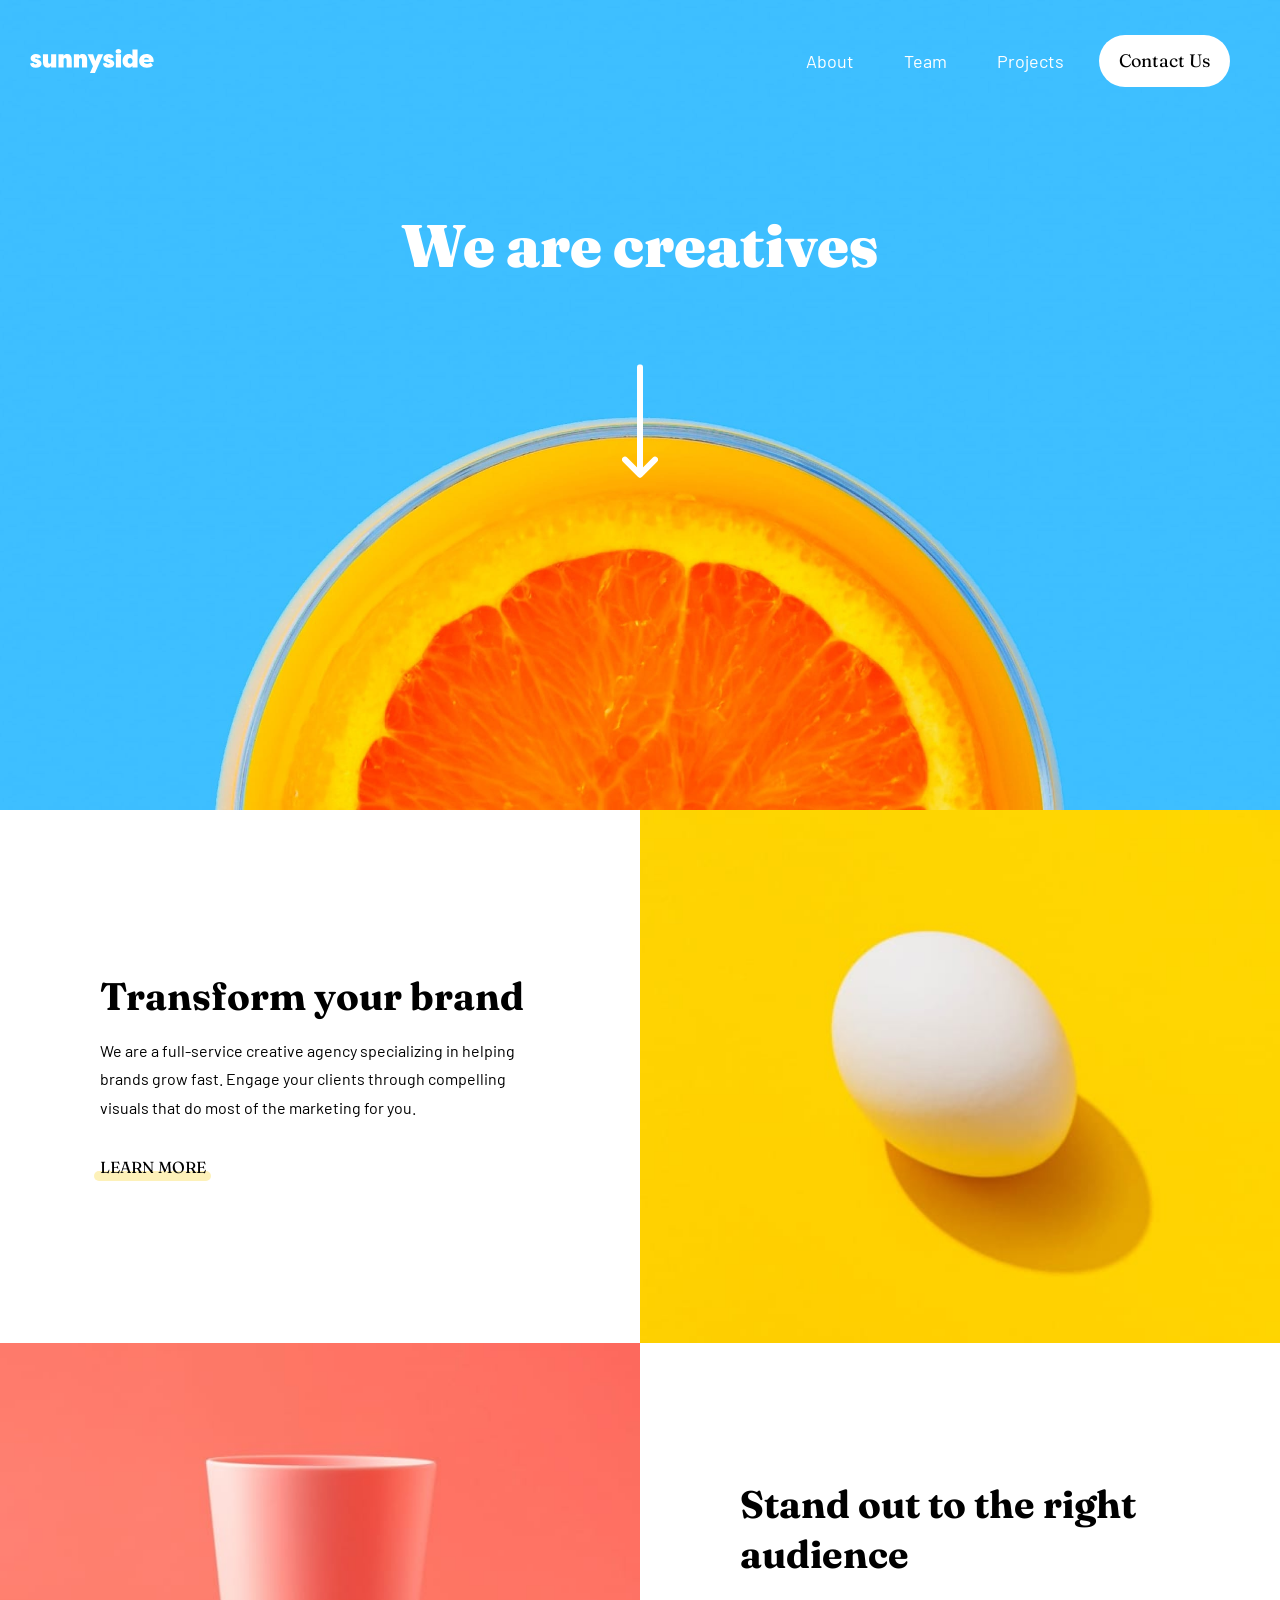
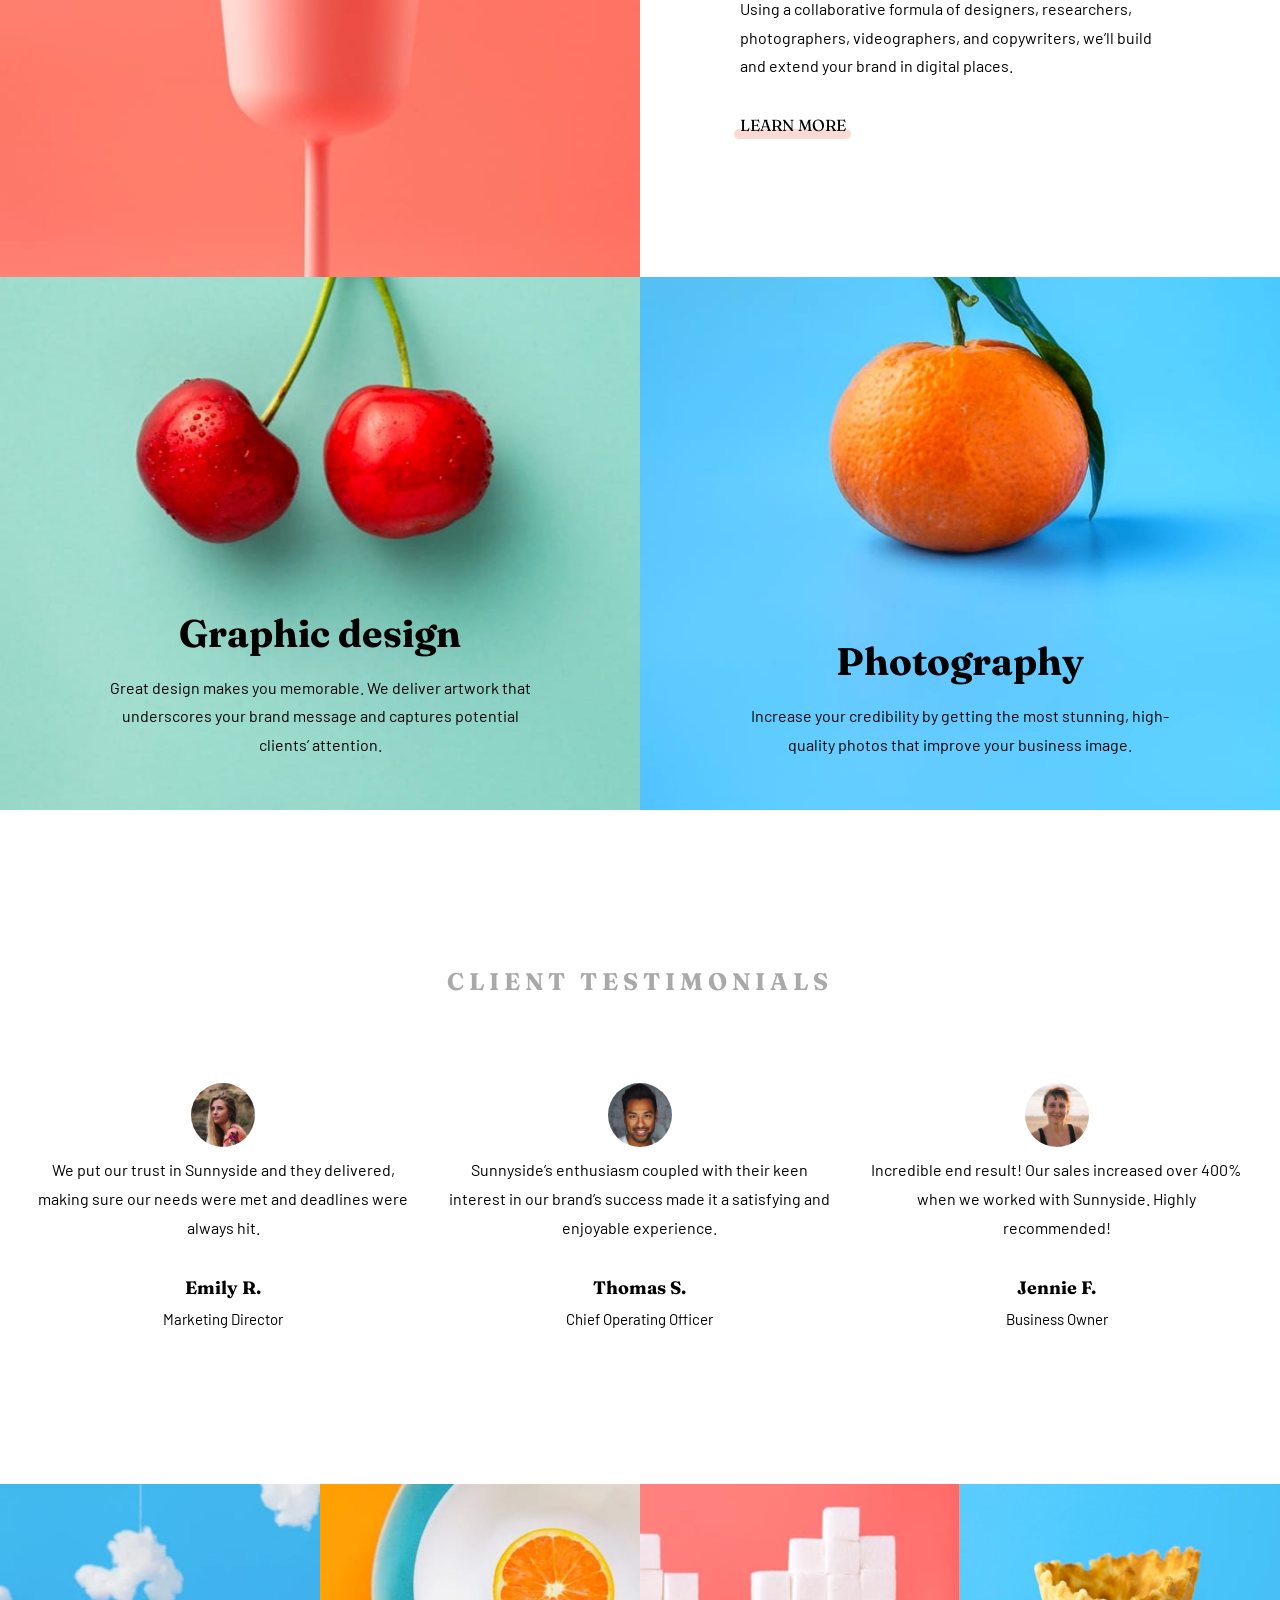
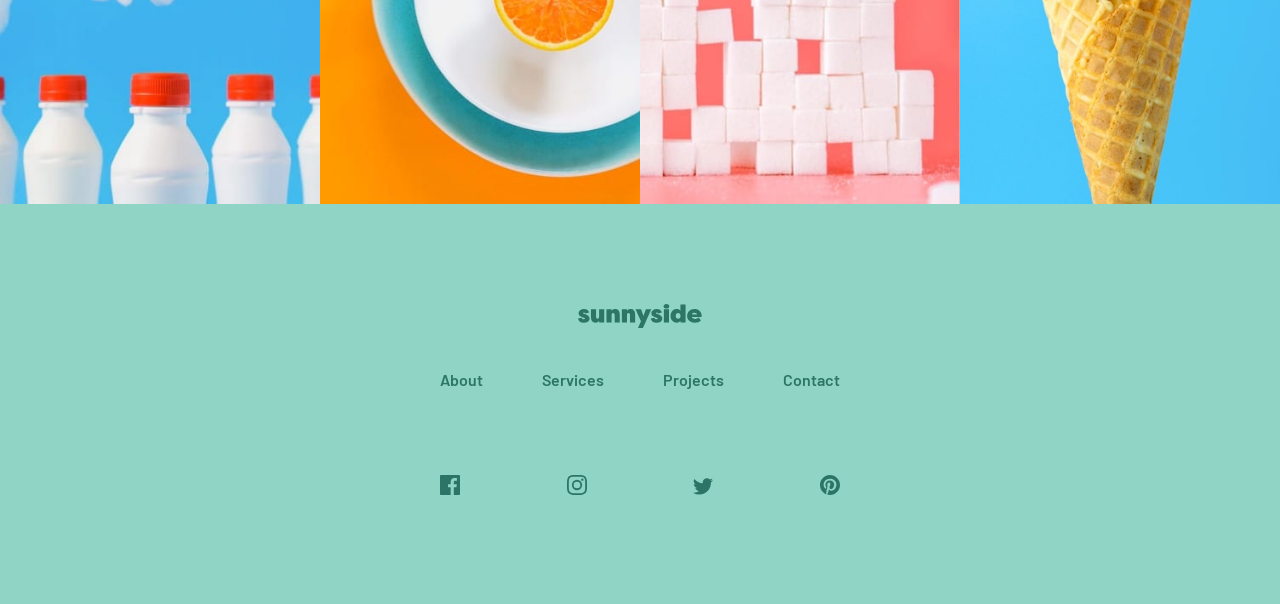
<file: sunnyside-main/index.html>
<!DOCTYPE html>
<html lang="en">
  <head>
    <meta charset="UTF-8" />
    <!-- displays site properly based on user's device -->
    <meta name="viewport" content="width=device-width, initial-scale=1.0" />
    <meta
      name="description"
      content="A project made for frontend mentor for the Js challenge."
    />

    <link
      rel="icon"
      type="image/png"
      sizes="32x32"
      href="./images/favicon-32x32.png"
    />

    <link rel="preconnect" href="https://fonts.googleapis.com" />
    <link rel="preconnect" href="https://fonts.gstatic.com" crossorigin />
    <link
      href="https://fonts.googleapis.com/css2?family=Barlow:wght@600&family=Fraunces:wght@700&display=swap"
      rel="stylesheet"
      media="print"
      onload="this.media='all'"
    />

    <link rel="stylesheet" href="css/style.css" />
    <script defer src="js/script.js"></script>
    <title>Sunnyside agency</title>
  </head>
  <body>
    <!--Header with navigation and hero text  -->
    <header class="header">
      <nav class="navigation">
        <figure class="navigation__logo">
          <img src="images/logo.svg" alt="Sunnyside logo" class="nav--img" />
        </figure>
        <ul class="navigation__list js-menu-list">
          <li class="navigation__list--item">
            <a href="About/index.html" class="navigation__list--item-link">About</a>
          </li>
          <li class="navigation__list--item">
            <a href="My-team-page-master/index.html" class="navigation__list--item-link">Team</a>
          </li>
          <li class="navigation__list--item">
            <a href="#projects" class="navigation__list--item-link">Projects</a>
          </li>
          <li class="navigation__list--item">
            <a href="contact section/index.html" class="navigation__list--item-link cta"
              >Contact Us</a
            >
          </li>
        </ul>
        <figure class="navigation__menu-icon js-menu-icon">
          <img src="images/icon-hamburger.svg" alt="Menu icon" />
        </figure>
      </nav>
      <div class="header__hero--text">
        <h1 class="heading-1">We are creatives</h1>
        <figure class="header__hero--img mt-lg">
          <img src="images/icon-arrow-down.svg" alt="icon-arrow-down." />
        </figure>
      </div>
    </header>
    <main>
      <!-- features section -->
      <section id="about" class="feature">
        <figure class="feature--image align-image">
          <img
            src="images/desktop/image-transform.jpg"
            alt="Transform your business"
            class="img-fluid"
            srcset="
              images/desktop/image-transform.jpg 577w,
              images/mobile/image-transform.jpg  576w
            "
            sizes="(min-width: 48em) 50vw , 100vw"
          />
        </figure>
        <div class="feature--text align-text">
          <h2 class="heading-2">Transform your brand</h2>
          <p class="paragraph mt-sm">
            We are a full-service creative agency specializing in helping brands
            grow fast. Engage your clients through compelling visuals that do
            most of the marketing for you.
          </p>
          <a href="#" class="feature--link mt-md yellow">LEARN MORE</a>
        </div>
        <figure class="feature--image">
          <img
            src="images/desktop/image-stand-out.jpg"
            alt="Stand out to the right audience"
            class="img-fluid"
            srcset="
              images/desktop/image-stand-out.jpg 577w,
              images/mobile/image-stand-out.jpg  576w
            "
            sizes="(min-width: 48em) 50vw , 100vw"
          />
        </figure>
        <div class="feature--text">
          <h2 class="heading-2">Stand out to the right audience</h2>
          <p class="paragraph mt-sm">
            Using a collaborative formula of designers, researchers,
            photographers, videographers, and copywriters, we’ll build and
            extend your brand in digital places.
          </p>
          <a href="#" class="feature--link mt-md pink">LEARN MORE</a>
        </div>
      </section>
      <!-- services section -->
      <section id="services" class="services">
        <div class="services__left-column">
          <div class="services--text">
            <h2 class="heading-2">Graphic design</h2>
            <p class="paragraph mt-sm">
              Great design makes you memorable. We deliver artwork that
              underscores your brand message and captures potential clients’
              attention.
            </p>
          </div>
          <figure class="services--image">
            <img
              src="images/desktop/image-graphic-design.jpg"
              alt="Stand out to the right audience"
              class="image-graphic-design"
              srcset="
                images/desktop/image-graphic-design.jpg 577w,
                images/mobile/image-graphic-design.jpg  576w
              "
              sizes="(min-width: 48em) 50vw , 100vw"
            />
          </figure>
        </div>
        <div class="services__right-column">
          <div class="services--text">
            <h2 class="heading-2">Photography</h2>
            <p class="paragraph mt-sm">
              Increase your credibility by getting the most stunning,
              high-quality photos that improve your business image.
            </p>
          </div>
          <figure class="services--image">
            <img
              src="images/desktop/image-photography.jpg"
              alt="image-photography"
              class="img-fluid"
              srcset="
                images/desktop/image-photography.jpg 577w,
                images/mobile/image-photography.jpg  576w
              "
              sizes="(min-width: 48em) 50vw , 100vw"
            />
          </figure>
        </div>
      </section>
      <!-- Testimonial section -->
      <section class="testimonial">
        <h3 class="heading-3">Client testimonials</h3>
        <div class="testimonial--container mt-lg">
          <div class="testimonial--wrapper">
            <figure class="testimonial--img">
              <img src="images/image-emily.jpg" alt="image-emily" />
            </figure>
            <p class="paragraph">
              We put our trust in Sunnyside and they delivered, making sure our
              needs were met and deadlines were always hit.
            </p>
            <h4 class="heading-4 mt-md">Emily R.</h4>
            <span class="testimonial--person"> Marketing Director</span>
          </div>
          <div class="testimonial--wrapper">
            <figure class="testimonial--img">
              <img src="images/image-thomas.jpg" alt="image-thomas" />
            </figure>
            <p class="paragraph">
              Sunnyside’s enthusiasm coupled with their keen interest in our
              brand’s success made it a satisfying and enjoyable experience.
            </p>
            <h4 class="heading-4 mt-md">Thomas S.</h4>
            <span class="testimonial--person"> Chief Operating Officer</span>
          </div>
          <div class="testimonial--wrapper">
            <figure class="testimonial--img">
              <img src="images/image-jennie.jpg" alt="image-jennie" />
            </figure>
            <p class="paragraph">
              Incredible end result! Our sales increased over 400% when we
              worked with Sunnyside. Highly recommended!
            </p>
            <h4 class="heading-4 mt-md">Jennie F.</h4>
            <span class="testimonial--person"> Business Owner</span>
          </div>
        </div>
      </section>
      <!-- Gallery section -->
      <section id="projects" class="gallery">
        <h2 class="scr-reader">Gallery</h2>
        <figure class="gallery--image">
          <img
            src="images/desktop/image-gallery-milkbottles.jpg"
            alt="image-gallery-milkbottles"
            class="img-fluid"
            srcset="
              images/desktop/image-gallery-milkbottles.jpg 577w,
              images/mobile/image-gallery-milkbottles.jpg  576w
            "
            sizes="(min-width: 48em) 25vw , 50vw"
          />
        </figure>
        <figure class="gallery--image">
          <img
            src="images/desktop/image-gallery-orange.jpg"
            alt="image-gallery-orange"
            class="img-fluid"
            srcset="
              images/desktop/image-gallery-orange.jpg 577w,
              images/mobile/image-gallery-orange.jpg  576w
            "
            sizes="(min-width: 48em) 25vw , 50vw"
          />
        </figure>
        <figure class="gallery--image">
          <img
            src="images/desktop/image-gallery-sugarcubes.jpg"
            alt="image-gallery-sugarcubes"
            class="img-fluid"
            srcset="
              images/desktop/image-gallery-sugarcubes.jpg 577w,
              images/mobile/image-gallery-sugar-cubes.jpg 576w
            "
            sizes="(min-width: 48em) 25vw , 50vw"
          />
        </figure>
        <figure class="gallery--image">
          <img
            src="images/desktop/image-gallery-cone.jpg"
            alt="image-gallery-cone"
            class="img-fluid"
            srcset="
              images/desktop/image-gallery-cone.jpg 577w,
              images/mobile/image-gallery-cone.jpg  576w
            "
            sizes="(min-width: 48em) 25vw , 50vw"
          />
        </figure>
      </section>
    </main>
    <!-- Footer section -->
    <footer id="contact" class="footer">
      <figure class="footer--logo">
        <img src="images/logo-footer.svg" alt="" />
      </figure>
      <div class="footer-nav mt-md">
        <ul class="footer-nav__list">
          <li class="footer-nav__list--item">
            <a href="#" class="footer-nav__list--item-link">About</a>
          </li>
          <li class="footer-nav__list--item">
            <a href="#" class="footer-nav__list--item-link">Services</a>
          </li>
          <li class="footer-nav__list--item">
            <a href="#" class="footer-nav__list--item-link">Projects</a>
          </li>
          <li class="footer-nav__list--item">
            <a href="#" class="footer-nav__list--item-link">Contact</a>
          </li>
        </ul>
      </div>
      <div class="footer__social mt-lg">
        <a href="#" class="footer__social-link">
          <figure class="footer__social-icon">
            <img src="images/icon-facebook.svg" alt="icon-facebook" />
          </figure>
        </a>
        <a href="#" class="footer__social-link">
          <figure class="footer__social-icon">
            <img src="images/icon-instagram.svg" alt="icon-instagram" />
          </figure>
        </a>
        <a href="#" class="footer__social-link">
          <figure class="footer__social-icon">
            <img src="images/icon-twitter.svg" alt="icon-twitter" />
          </figure>
        </a>
        <a href="#" class="footer__social-link">
          <figure class="footer__social-icon">
            <img src="images/icon-pinterest.svg" alt="icon-pinterest" />
          </figure>
        </a>
      </div>

  </body>
</html>
</file>
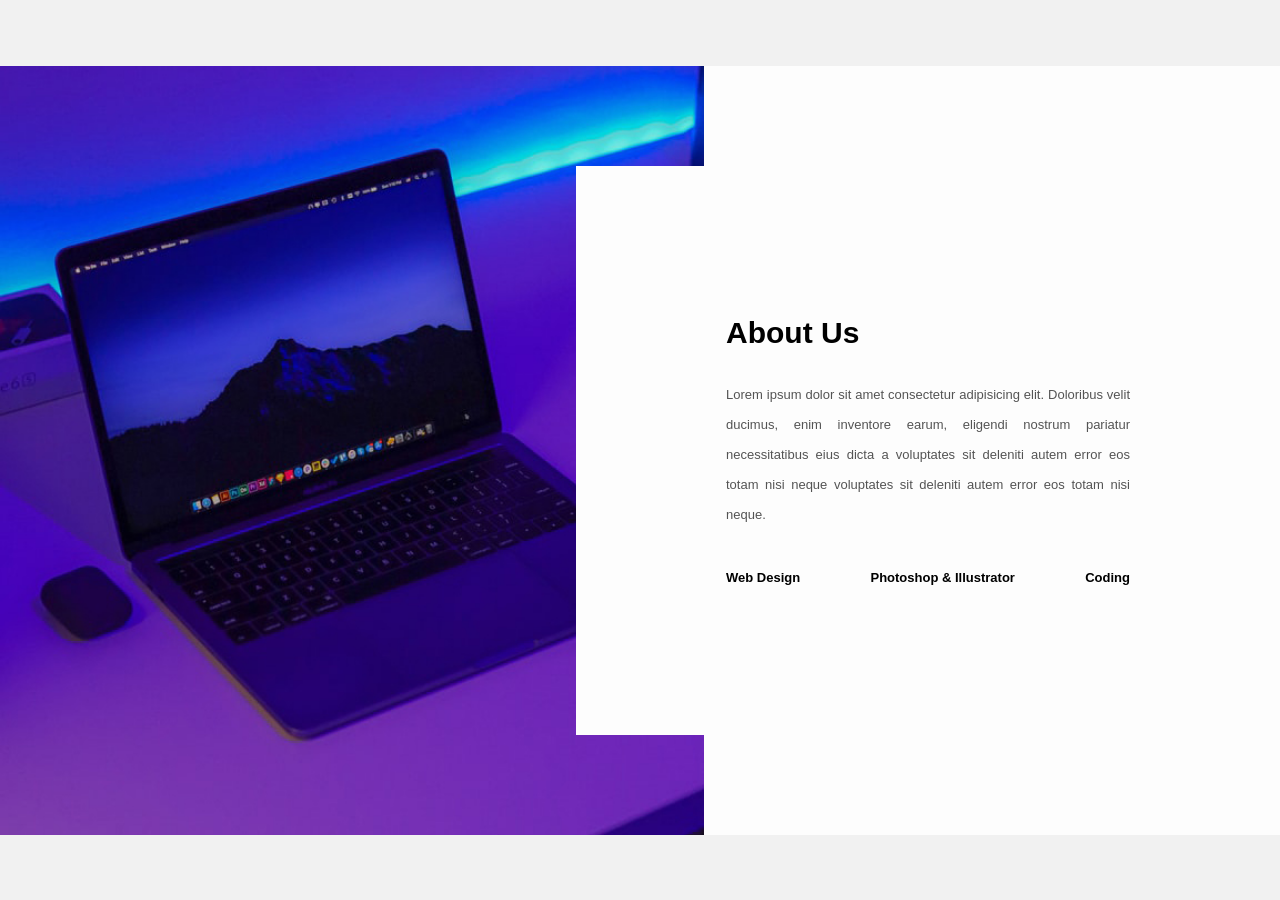
<file: sunnyside-main/About/index.html>
<html lang="en">
<head>
    <meta charset="UTF-8">
    <meta name="viewport" content="width=device-width, initial-scale=1.0">
    <title></title>
    <link rel="stylesheet" href="style.css">
</head>
<body>
    <div class="about-section">
        <div class="inner-container">
            <h1>About Us</h1>
            <p class="text">
                Lorem ipsum dolor sit amet consectetur adipisicing elit. Doloribus velit ducimus, enim inventore earum, eligendi nostrum pariatur necessitatibus eius dicta a voluptates sit deleniti autem error eos totam nisi neque voluptates sit deleniti autem error eos totam nisi neque.
            </p>
            <div class="skills">
                <span>Web Design</span>
                <span>Photoshop & Illustrator</span>
                <span>Coding</span>
            </div>
        </div>
    </div>
</body>
</html>
</file>
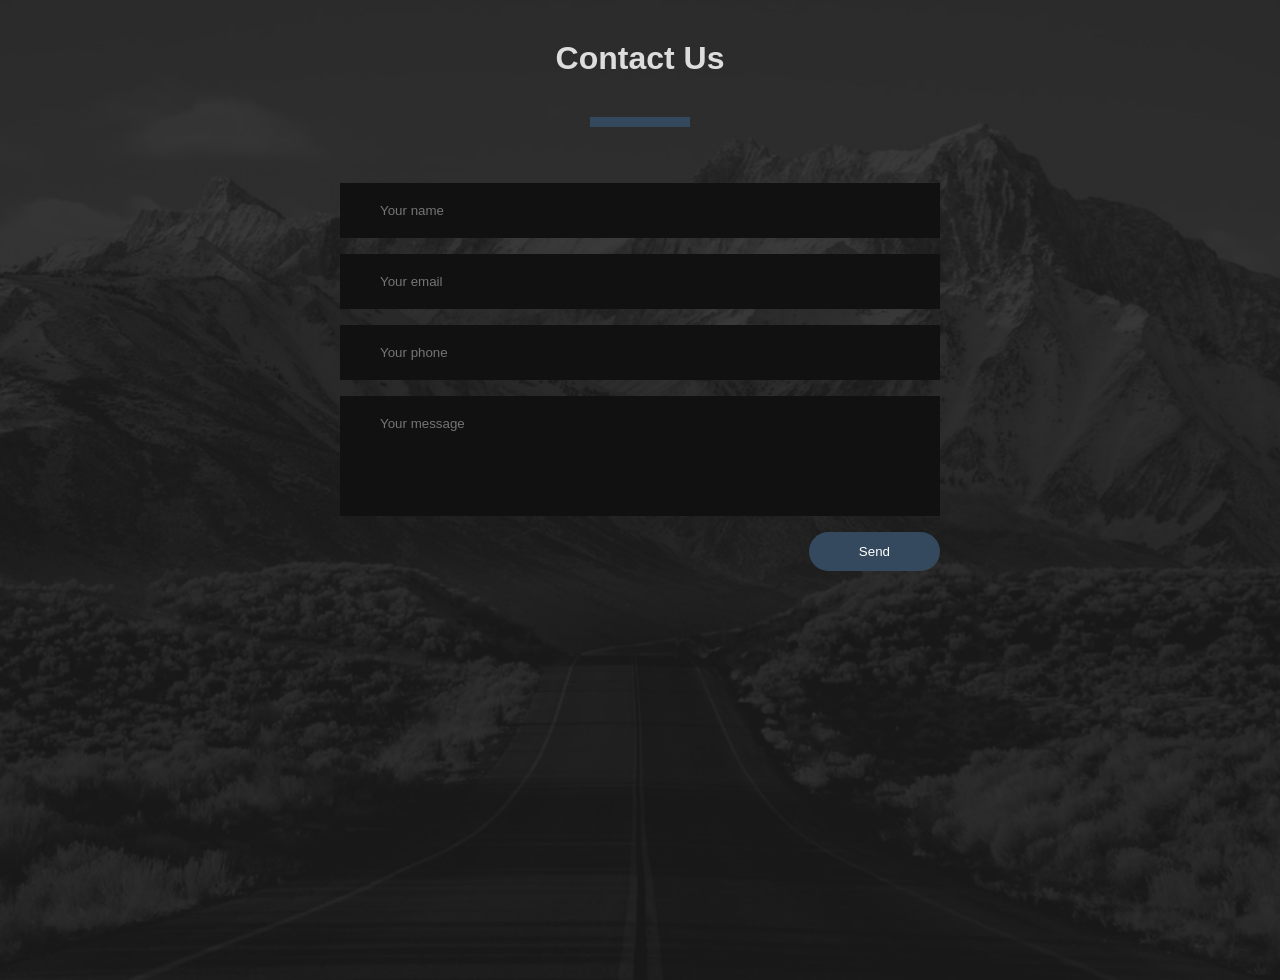
<file: sunnyside-main/contact section/index.html>
<!DOCTYPE html>
<html lang="en" dir="ltr">
  <head>
    <meta charset="utf-8">
    <title></title>
    <link rel="stylesheet" href="style.css">
    <meta name="viewport" content="width=device-width, initial-scale=1">
  </head>
  <body>

<div class="contact-section">

  <h1>Contact Us</h1>
  <div class="border"></div>
  <form class="contact-form" action="index.html" method="post">
    <input type="text" class="contact-form-text" placeholder="Your name">
    <input type="email" class="contact-form-text" placeholder="Your email">
    <input type="text" class="contact-form-text" placeholder="Your phone">
    <textarea class="contact-form-text" placeholder="Your message"></textarea>
    <input type="submit" class="contact-form-btn" value="Send">
  </form>
</div>


  </body>
</html>
</file>
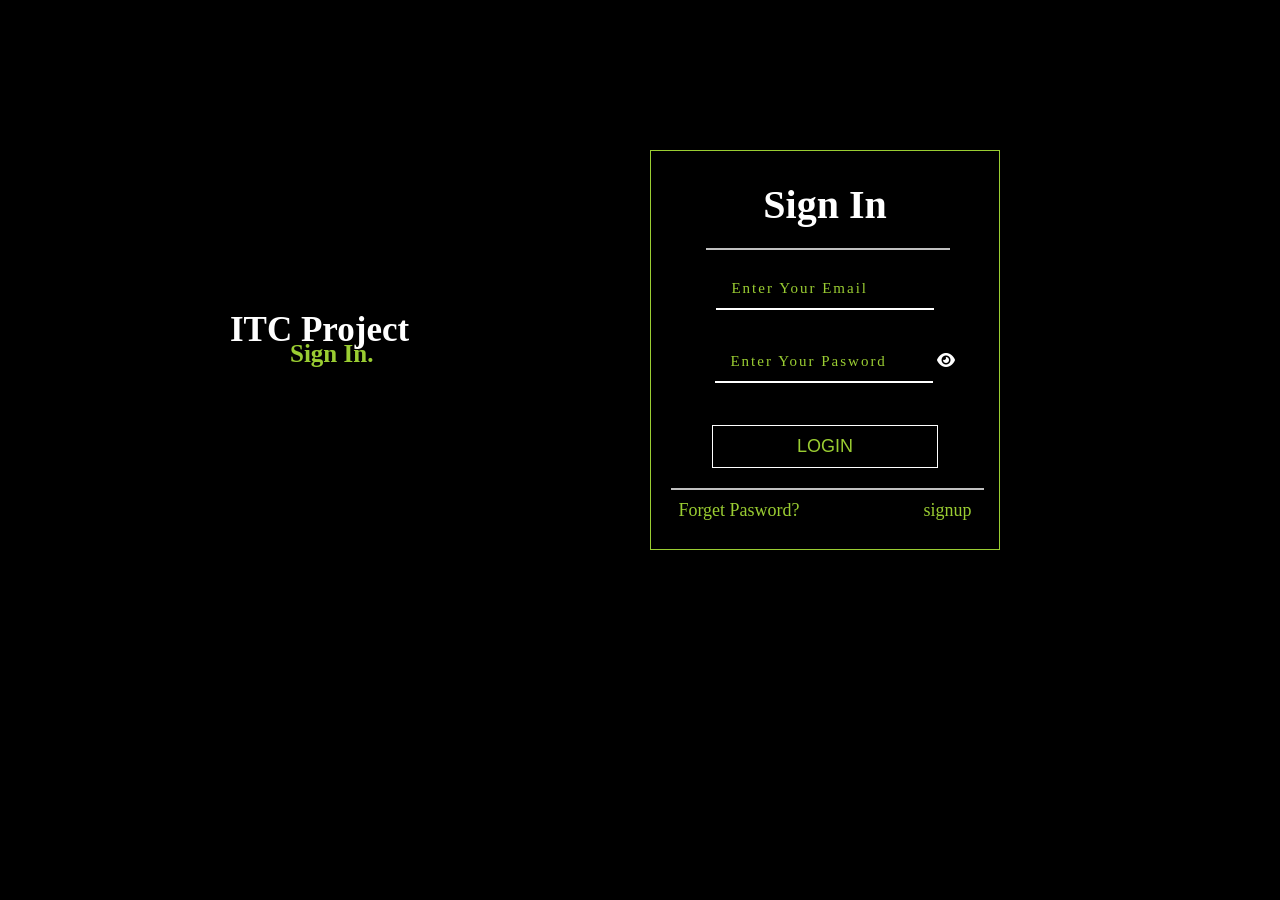
<file: sunnyside-main/JS Pasword/index.html>
<!DOCTYPE html>
<html lang="en">
<head>
    <meta charset="UTF-8">
    <meta http-equiv="X-UA-Compatible" content="IE=edge">
    <meta name="viewport" content="width=device-width, initial-scale=1.0">
    <link rel="stylesheet" href="https://cdnjs.cloudflare.com/ajax/libs/font-awesome/6.0.0-beta3/css/all.min.css">
    <title>Pasword</title>
</head>
<style>
    *{
        margin: 0;
        padding: 0;
        box-sizing: border-box;
    }
    body{
      background-color: black;
    }
    .images{
        float: left;
        width: 450px;
        height: 600px;
        /* border: 1px solid white; */
        margin-top: 10px;
        margin-left: 100px;
        background-size: cover;
        background-repeat: no-repeat;
        background-position: center;
    }
    .images h2{
        font-size: 50px;
    }
    form{
        width: 350px;
        height: 400px;
        float: right;
        border: 1px solid yellowgreen;
        justify-content: center;
        text-align: center;
        padding-top: 120px;
        margin-left: 650px;
        margin-right: 20px;
        margin-top: 150px;
        background-color:   rgba( 0, 0, 0, 0.7);
        position: fixed;
    }
    form:hover{
        box-shadow: 5px 5px 10px white;
    }
    form h1{
        color: white;
        font-family: cursive;
        font-size: 40px;
        margin-top: -90px;
        margin-bottom: 20px;
    }
    form h1:hover{
        color:  greenyellow;
        cursor: pointer;
    }
    .password{
        display: flex;
        margin-left: 113px;
        margin-top: 50px;
        padding: 15px 25px;
    }
    .btn{
        margin-top: 35px;
        
    }
    .textbox{
        justify-content: center;
        padding: 7px;
    }
    .textbox input{
        background-color: transparent;
        border-top: none;
        border-left: none;
        border-right: none;
        border-color: white;
        padding: 10px 15px;
        width: 65%;
        outline: none;
        color: yellowgreen;
        font-size: 18px;
        font-family: cursive;
        margin-top: 10px;
    }
    .textbox input:hover{
        color: white;
    }
    .textbox input::placeholder{
        color: yellowgreen;
        letter-spacing: 2px;
        font-size: 15px;
    }
    
    .textbox input[type="email"]{
    margin-bottom: 20px;
    }
    .textbox input[type="password"]{
        margin-left: 20px;
    }
    .btn input{
        background-color: transparent;
        border: 1px solid white;
        padding: 10px 15px;
        width: 65%;
        /* outline: none; */
        color: yellowgreen;
        font-size: 18px;
    }   
    .btn input:hover{
        background-color: green;
        color: white;
            }
    .eyeBtn{
        width: 40px;
        height: 40px;
        display: flex;
        align-items: center;
        justify-content: center;
        color: #ffff;
    }
    .signup{
        width: 100%;
        justify-content: space-between;
        padding: 10px;
        word-spacing: 120px;
    }
    .signup button{
        background-color: transparent;
        border-left: none;
        border-top: none;
        border-right: none;
        border:  white;
        /* outline: none; */
        color: yellowgreen;
        font-size: 18px;
        cursor: pointer;
        font-family: cursive;
    }
    .signup button a{
        text-decoration: none;
        list-style: none;
        color: yellowgreen;
    }
    .signup button a:hover{
        color: white;
    }
    .signup button:hover{
        color: white;
    }
    .images h2{
        color: white;
        font-family: cursive;
        font-size: 35px;
        margin-top: 300px;
        margin-left: 130px;
        cursor: pointer;
    }
    .images h3{
        color: yellowgreen;
        font-family: cursive;
        font-size: 25px;
        margin-left: 190px;
        margin-top: -10px;
        cursor: pointer;
    }

</style> 
<body> 
    <div class="images">
    <h2>ITC Project</h2>
    <h3>Sign In.</h3>
    </div>
    <form >
        <h1>Sign In</h1>
        <hr style="margin-top: 10px; border:1px solid silver; width: 70%; margin-left: 55px;">
        <div class="textbox">
        <input type="email" placeholder="Enter Your Email">
      <!-- <div class="password"> -->
        <input type="password"  placeholder="Enter Your Pasword" id="txtPassword">
        <div class="eyeBtn" style="display:inline;">
            <i class="fa fa-eye" onmousedown="showPassword()" onmouseup="hidePassword()"
            id="eyeBtn"></i>
        <!-- </div> -->
        </div>
    </div>
    <div class="btn">
        <input type="Submit" value="LOGIN">
    </div>
    <hr style="margin-top: 20px; border:1px solid silver; width: 90%; margin-left: 20px;">
    <div class="signup">
       <button>Forget Pasword?</button>
       <button><a href="Signup/index.html">signup</a></button>
    </div>
    
    </form>
    <script>
        function showPassword()
        {
            document.getElementById("txtPassword").setAttribute("type","text")
            document.getElementById("eyeBtn").setAttribute("class","fa fa-eye-slash")
        }
        function hidePassword()
        {
            document.getElementById("txtPassword").setAttribute("type","password")
            document.getElementById("eyeBtn").setAttribute("class","fa fa-eye")
        }
    </script>
</body>
</html>
</file>
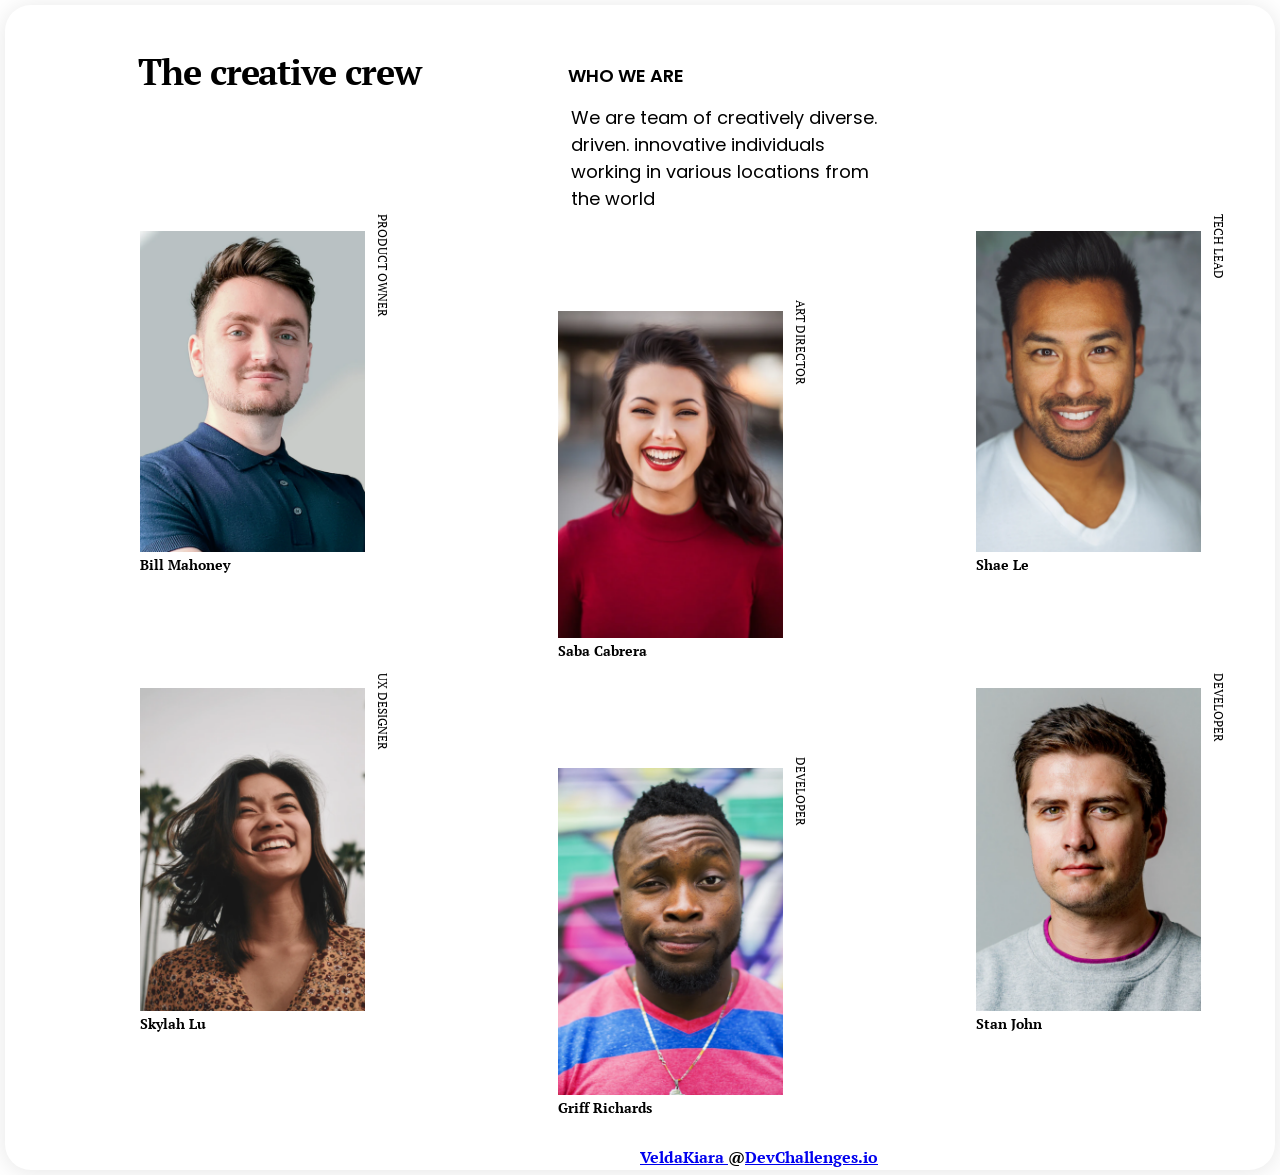
<file: sunnyside-main/My-team-page-master/index.html>
<!DOCTYPE html>
<html>
<head>
	<meta charset="UTF-8">
	<meta name="viewport" content="width=device-width, initial-scale=1.0">
	<title>	My team page</title>
	<link rel="stylesheet" type="text/css" href="team.css">
</head>
<body>
	<div class="heading">
		<div class="content">
		<h2>The creative crew</h2>
	</div>
	<div class="content2">
		<h4>Who we are</h4>
		<p>We are team of creatively diverse. driven. innovative individuals working in various locations from the world</p>
	</div>
	</div>
    <main>
    	<div class="pictures">
			<div class="photo">
				<img src="images/photo1.png" class="row1">
				<p class="pos">Product owner</p>
				<div class="name">
					<p>Bill Mahoney</p>
				</div>
			</div>

			<div class="photo">
					<img src="images/photo2.png" class="row2">
					<p class="pos">Art director</p>
					<div class="name">
						<p>Saba Cabrera </p>
					</div>
		    </div>
		
			<div class="photo">
				<img src="images/photo3.png" class="row3">
				<p class="pos">Tech Lead</p>
				<div class="name">
					<p>Shae Le</p>
				</div>
			</div>
		
	        <div class="photo">
				<img src="images/photo4.png" class="row1">
				<p class="pos">UX designer</p>
				<div class="name">
					<p>Skylah Lu</p>
				</div>
	        </div>

			<div class="photo">
				<img src="images/photo5.png" class="row2">
				<p class="pos">Developer</p>
				<div class="name">
					<p>Griff Richards</p>
				</div>
			</div>
		
	        <div class="photo">
				<img src="images/photo6.png" class="row3">
				<p class="pos">Developer</p>
				<div class="name">
					<p>Stan John </p>
				</div>
			</div>
		</div>
    </main>
    <footer>
    	<a href="https://github.com/veldakarimi"> VeldaKiara </a>@<a href="https://devchallenges.io">DevChallenges.io </a>

    </footer>
</body>
</html>
</file>
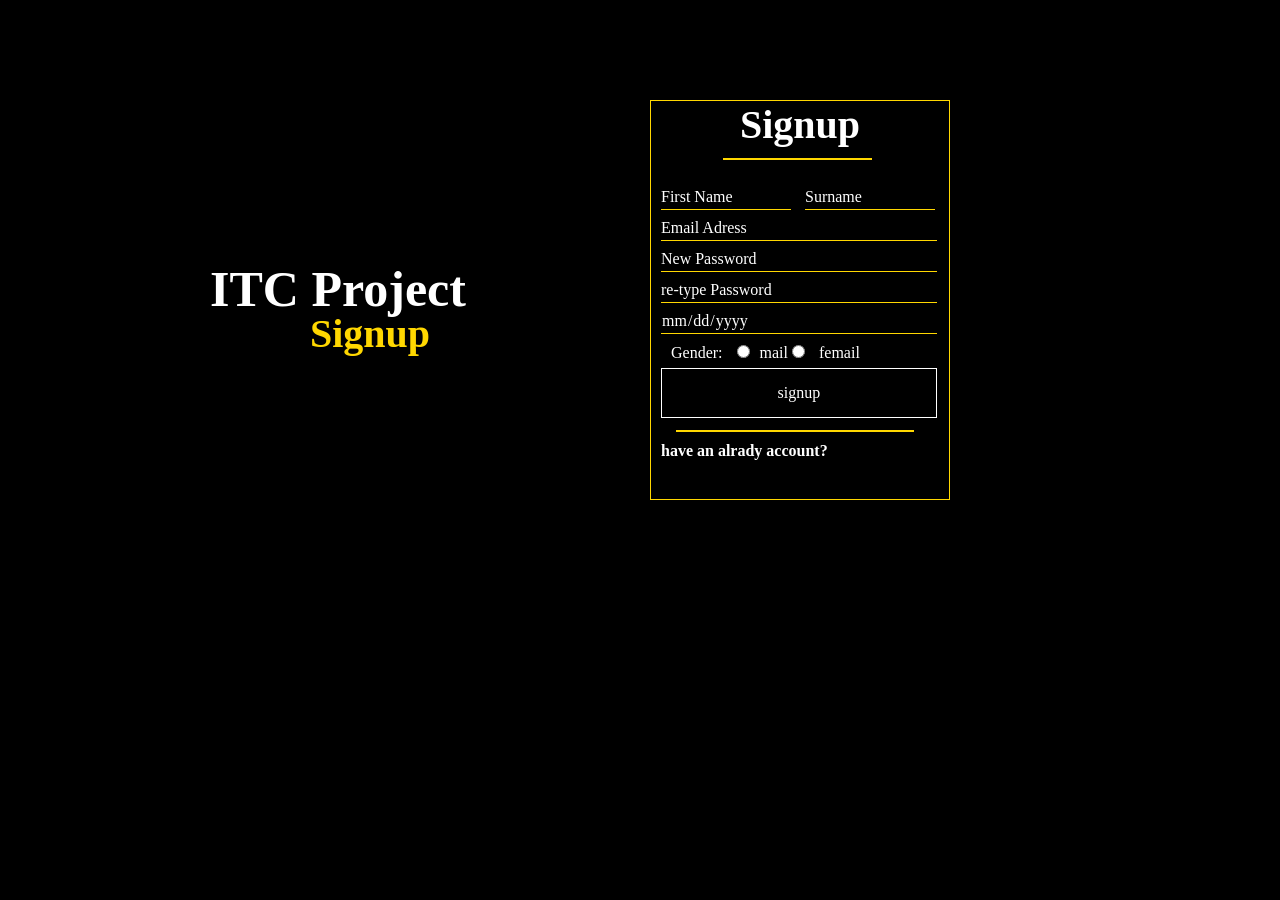
<file: sunnyside-main/JS Pasword/Signup/index.html>
<!DOCTYPE html>
<html lang="en">
<head>
    <meta charset="UTF-8">
    <meta http-equiv="X-UA-Compatible" content="IE=edge">
    <meta name="viewport" content="width=device-width, initial-scale=1.0">
    <link rel="stylesheet" href="style.css">
    <title>Signup</title>
</head>
<body>
    <div class="image">
        <h1>ITC Project</h1>
        <h3>Signup</h3>
    </div>
    <form>
        <h2>Signup</h2><hr style="width: 50%;border: 1px solid gold;margin-left: 72px;margin-bottom: 25px;">
        <input type="text" placeholder="First Name">
        <input type="text" placeholder="Surname">
        <input type="email" placeholder="Email Adress">
        <input type="password" placeholder="New Password">
        <input type="password" placeholder="re-type Password">
        <input type="date">
        <span style="color: white;padding: 10px;">Gender: </span><input type="radio"><span>mail</span> <input type="radio"><span> femail</span>
        <br>
        <input type="Submit" value=signup>
        <hr style="width: 80%;border: 1px solid gold;margin-left: 25px;margin-top: 12px;">
       <a href="../index.html"><h4>have an alrady account?</h4></a>
    </form>
</body>
</html>
</file>
<file: sunnyside-main/css/style.css>
*,*::before,*::after{margin:0;padding:0;box-sizing:inherit;list-style:none;scroll-behavior:smooth;scroll-padding-top:10rem}html{font-size:62.5%;box-sizing:border-box}h1,h2,h3,h4,.feature--link,.cta{font-family:'Fraunces', serif}body{font-family:'Barlow', sans-serif;font-size:1.6rem;font-weight:400;line-height:1.8;color:#000}.heading-1{color:#fff;font-size:clamp(4rem, 5vw, 6rem);font-weight:900;line-height:1.3}.heading-2{line-height:1.3;font-weight:700;font-size:clamp(3rem, 3vw, 4rem)}.heading-3{font-size:clamp(2rem, 3vw, 2.4rem);color:#a9a9a9;letter-spacing:0.5rem;text-transform:uppercase;font-weight:700}.heading-4{font-size:1.8rem;font-weight:700}.mt-sm{margin-top:1.5rem}.mt-md{margin-top:3rem}.mt-lg{margin-top:8rem}.scr-reader{position:absolute;top:0;left:-1000000px;width:1px;height:1px;overflow:hidden}@media only screen and (min-width: 48em){.feature{display:grid;grid-template-columns:repeat(2, 1fr)}}.feature img{display:block;width:100%;height:100%;-o-object-fit:cover;object-fit:cover}@media only screen and (min-width: 48em){.feature .align-image{grid-column:2 / 3}}@media only screen and (min-width: 48em){.feature .align-text{grid-row:1 / 2}}.feature--text{padding:5rem 3rem;text-align:center}@media only screen and (min-width: 48em){.feature--text{text-align:left;max-width:50rem;justify-self:center;align-self:center}}.feature--text a{text-decoration:none;display:inline-block;color:#000;position:relative}.feature--text a::before{content:'';width:110%;height:1rem;border-radius:10rem;position:absolute;bottom:1px;right:-5px;z-index:-1}.feature--text .yellow::before{background:#fdf1b9;transition:background 0.3s ease-in-out}.feature--text .yellow:hover::before{background:#fddbd3;transition:background 0.3s ease-in-out}.feature--text .pink::before{background:#fddbd3}.feature--text .pink:hover::before{background:#fdf1b9}.gallery{display:grid;grid-template-columns:repeat(2, 1fr)}@media only screen and (min-width: 48em){.gallery{grid-template-columns:repeat(4, 1fr)}}.gallery img{display:block;width:100%;height:100%;-o-object-fit:cover;object-fit:cover}@media only screen and (min-width: 48em){.services{display:grid;grid-template-columns:repeat(2, 1fr)}}.services__left-column,.services__right-column{position:relative;text-align:center;display:flex;justify-content:center;align-items:flex-end}.services--text{padding:5rem 3rem;width:100%;position:absolute;z-index:100}@media only screen and (min-width: 48em){.services--text{max-width:50rem}}.services img{display:block;width:100%;height:100%;-o-object-fit:cover;object-fit:cover;filter:opacity(0.8)}@media only screen and (min-width: 48em){.services img{filter:none}}.testimonial{padding:5rem 3rem;text-align:center;display:flex;flex-direction:column;justify-content:center;align-items:center}@media only screen and (min-width: 48em){.testimonial{padding:15rem 3rem}}.testimonial--container{max-width:144rem;display:grid;gap:3rem}@media only screen and (min-width: 48em){.testimonial--container{grid-template-columns:repeat(3, 1fr)}}.testimonial--person{color:BBB9B9;font-size:1.5rem}.testimonial--img img{width:6.4rem;height:6.4rem;border-radius:50%}.testimonial--wrapper{max-width:40rem}.footer{background:#90d4c5;padding:5rem 3rem;text-align:center;display:flex;justify-content:center;align-items:center;flex-direction:column}@media only screen and (min-width: 48em){.footer{padding:10rem 3rem}}.footer-nav,.footer__social{max-width:40rem;width:100%}.footer-nav__list,.footer__social{display:flex;justify-content:space-between;align-items:center;flex-wrap:wrap}.footer-nav__list--item-link{text-decoration:none;color:#2d7565;font-weight:600;transition:color 0.3s ease-in-out}.footer-nav__list--item-link:hover{color:#ffd601}.footer__social img{transition:transform 0.2s ease-in-out}.footer__social img:hover{transform:scale(1.3)}.footer--copyright a{color:#3e52a3}.header{background:url("../images/desktop/image-header.jpg") no-repeat center;background-size:cover;min-height:90vh}.header__hero--text{padding:0 3rem;text-align:center;transform:translateY(30%)}.navigation{display:flex;justify-content:space-between;align-items:center;max-width:144rem;margin:0 auto;padding:3rem}.navigation__logo{display:flex;align-items:center;justify-content:center}.navigation__menu-icon{cursor:pointer}@media only screen and (min-width: 45em){.navigation__menu-icon{display:none}}@media only screen and (max-width: 45em){.navigation .active{display:flex}}.navigation__list{display:none}@media only screen and (max-width: 45em){.navigation__list{background-color:#fff;color:#000;height:30rem;position:absolute;top:10rem;left:2rem;right:2rem;z-index:100;flex-direction:column;justify-content:center;align-items:center}.navigation__list::before{content:'';border-right:15px solid #fff;border-bottom:15px solid #fff;border-left:15px solid transparent;border-top:15px solid transparent;position:absolute;top:-25px;right:0}}@media only screen and (min-width: 45em){.navigation__list{display:flex;justify-content:space-between;align-items:center}}.navigation__list--item-link{display:inline-block;font-size:1.8rem;color:#000;text-decoration:none;padding:1.5rem;transition:color 0.3s}@media only screen and (min-width: 45em){.navigation__list--item-link{margin-right:2rem;color:#fff}.navigation__list--item-link:hover{color:#000}}.navigation__list--item-link:hover{color:#ffd601}.navigation .cta{background-color:#fad603;color:#000;padding:1rem 2rem;border-radius:5rem;transition:all 0.3s ease-in-out}@media only screen and (min-width: 45em){.navigation .cta{background-color:#fff}}.navigation .cta:hover{color:#fff;background:#e5e5e5}
</file>
<file: sunnyside-main/About/style.css>
*{
    margin: 0;
    padding: 0;
    font-family: "Open Sans",sans-serif;
    box-sizing: border-box;
}

body{
    min-height: 100vh;
    display: flex;
    align-items: center;
    justify-content: center;
    background-color: #f1f1f1;
}

.about-section{
    background: url(pic.jpg) no-repeat left;
    background-size: 55%;
    background-color: #fdfdfd;
    overflow: hidden;
    padding: 100px 0;
}

.inner-container{
    width: 55%;
    float: right;
    background-color: #fdfdfd;
    padding: 150px;
}

.inner-container h1{
    margin-bottom: 30px;
    font-size: 30px;
    font-weight: 900;
}

.text{
    font-size: 13px;
    color: #545454;
    line-height: 30px;
    text-align: justify;
    margin-bottom: 40px;
}

.skills{
    display: flex;
    justify-content: space-between;
    font-weight: 700;
    font-size: 13px;
}

@media screen and (max-width:1200px){
    .inner-container{
        padding: 80px;
    }
}

@media screen and (max-width:1000px){
    .about-section{
        background-size: 100%;
        padding: 100px 40px;
    }
    .inner-container{
        width: 100%;
    }
}

@media screen and (max-width:600px){
    .about-section{
        padding: 0;
    }
    .inner-container{
        padding: 60px;
    }
}
</file>
<file: sunnyside-main/contact section/style.css>
*{
  margin: 0;
  padding: 0;
  font-family: "montserrat",sans-serif;
}
.contact-section{
  background: url(bg.png) no-repeat center;
  background-size: cover;
  padding: 40px 0;
  height: 100vh;
}
.contact-section h1{
  text-align: center;
  color: #ddd;
}
.border{
  width: 100px;
  height: 10px;
  background: #34495e;
  margin: 40px auto;
}

.contact-form{
  max-width: 600px;
  margin: auto;
  padding: 0 10px;
  overflow: hidden;
}

.contact-form-text{
  display: block;
  width: 100%;
  box-sizing: border-box;
  margin: 16px 0;
  border: 0;
  background: #111;
  padding: 20px 40px;
  outline: none;
  color: #ddd;
  transition: 0.5s;
}
.contact-form-text:focus{
  box-shadow: 0 0 10px 4px #34495e;
}
textarea.contact-form-text{
  resize: none;
  height: 120px;
}
.contact-form-btn{
  float: right;
  border: 0;
  background: #34495e;
  color: #fff;
  padding: 12px 50px;
  border-radius: 20px;
  cursor: pointer;
  transition: 0.5s;
}
.contact-form-btn:hover{
  background: #2980b9;
}
</file>
<file: sunnyside-main/My-team-page-master/team.css>
@import url('https://fonts.googleapis.com/css2?family=PT+Serif&family=Poppins&display=swap');
html{
	position: relative;
	background: #FFFFFF;
	box-shadow: 0px 2px 24px 
	           rgba(0,0,0,0.1);
	border-radius: 26px;
	margin:5px;
	padding: 5px;
}
.heading{
	display: grid;
	grid-template-columns: repeat(auto-fit, minmax(300px, 1fr));
	margin: 100px 0;
}
.heading .content{
	padding: 10px;
	padding-left: 8em;
	display: flex;
	flex-direction: column;
	flex-wrap: wrap;
	font-family: 'PT Serif', serif;
	font-style: normal;
	font-weight: bold;
	font-size: 24px;
	line-height: 48px;
	letter-spacing: -0.045em;
	color: #000000;
}
.heading .content h2{
	margin: -2em;

}
.heading .content2{
	font-family: 'Poppins', sans-serif;
	display: flex;
	flex-direction: column;
	flex-wrap: wrap;
	width: 50%;
	float: right;
	padding-top: -2em;
	margin: -4.5em;
}
.heading .content2 h4{
	font-style: normal;
	font-weight: 600;
	font-size: 18px;
	line-height: 27px;
    color: #000000;
	text-transform: uppercase;
	}
.heading .content2 p{
	font-family: Poppins;
	font-style: normal;
	font-weight: normal;
	font-size: 18px;
	line-height: 27px;
	float: right;
	flex-direction: column;
	margin: -0.5em;
	margin-left: 0.17em;
}
.main{
    width: 100%;
    max-width: 90%;
    margin: auto;

}
.pictures {
  display: grid;
  grid-area: auto;
  grid-template-columns: repeat(3, 1fr);
  grid-gap: 10px;
  grid-auto-rows: minmax(100px, auto);
}
.pictures .photo img{
	width:55%;
	padding-left: 30%;
}
.pictures .photo .row2{
	padding-top: 5em;
}
.pictures .photo p{
	font-family: "PT Serif", serif;
	padding-left: 30%;
	}
.pictures .photo .pos{
	text-transform: uppercase;
	font-size: 12px;
    line-height: 16px;
    writing-mode: vertical-rl;
    position: absolute;
    transform: translate(-0.5em, -28.5em);
    }
.pictures .photo .name p{
  font-weight: 600;
  font-size: 18px;
  line-height: 27px;
  margin-top: -5px;
  text-align: left;
  font-size: 14px;
  writing-mode: horizontal-tb;
  }
footer{
     transform: translate(50%, 50%);
     font-weight: bold;
     color: black; 
     font-family: "PT Serif", serif;
}
@media (max-width: 480px){
	html{
		width: 100%;
	}
	.heading .content {
        width: 50%;
        padding-left: 3em;
    }
    .heading .content2 {
    	padding-top: 15%;
    	padding-left: 8em;
    	
    }
    .pictures{
    	display: inline-grid;
        grid-template-columns: auto auto;
        


    }
    .pictures .photo .pos{
    	width: -70%;
    	position: grid;
    	display: inline-grid;
    	grid-template-columns: auto auto;
    	transform: translate(-9em, 0em);

    }
    .pictures .photo .row2{
	     margin-top: -5em;
	     height: -90px;
    }
    footer{
    	justify-content: center;
    	width: 50%;
    }

    
}
</file>
<file: sunnyside-main/JS Pasword/Signup/style.css>
*{
    margin: 0;
    padding: 0;
    text-decoration: none;
    font-family: cursive;
    box-sizing: border-box;
}
body{
background-color: black;
    background-repeat: no-repeat;
    background-size: cover;
    height: 100vh;
    
}
.image{
    width: 400px;
    height: 400px ;
    /* border: 1px solid white; */
    float: left;
    margin-top: 130px;
    background-size: cover;
    margin-left: 160px;
    margin-top: 60px;
    cursor: pointer;
}
.image h1{
    color: #ffffff;
    font-size: 50px;
    margin-left: 50px;
    margin-top: 200px;
}
h3{
    color: gold;
    margin-left: 150px;
    margin-top: -8px;
    font-size: 40px;
}
form{
    width: 300px;
    height: 400px;
    border: 1px solid gold;
    margin-top: 100px;
    margin-left: 650px;
    background-color: rgba(0, 0, 0, 0.3);
    float: right;
    position: fixed;
}
form input::placeholder{
    color: white;
}
form input::placeholder:hover{

}
form:hover{
    box-shadow: 5px 5px 6px white;
}
form h2{
    text-align: center;
    font-family: cursive;
    font-size: 40px;
    margin-bottom: 10px;
    font-weight: 800;
    color: white;
    cursor: pointer;
}
form h2:hover{
    color: gold;
}
input[type="text"]{
width: 130px;
height: 25px;
margin-left: 10px;
font-size: 1rem;
background-color: transparent;
color: white;
border-bottom: 1px solid gold;
border-top:none;
border-left: none;
border-right: none;
outline: none;
}
input[type="radio"]{
color: white;
}
input[type="email"]{
    width: 92.5%;
    margin-left: 10px;
    height: 25px;
    font-size: 1rem;
    margin-top: 6px;
    background-color: transparent;
    border-bottom: 1px solid gold;
    color: white;
border-top:none;
border-left: none;
border-right: none;
outline: none;
}
input[type="password"]{
    width: 92.5%;
    margin-left: 10px;
    height: 25px;
    font-size: 1rem;
    margin-top: 6px;
    background-color: transparent;
    border-bottom: 1px solid gold;
    color: white;
border-top:none;
border-left: none;
border-right: none;
outline: none;

}
input[type="date"]{
    width: 92.5%;
    margin-left: 10px;
    height: 25px;
    font-size: 1rem;
    margin-top: 6px;
    margin-bottom: 10px;
    background-color: transparent;
    color: white;
    border-bottom: 1px solid gold;
border-top:none;
border-left: none;
border-right: none;
outline: none;
}
span{
    margin-left: 10px;
    font-size: 1rem;
    color: white;
}
input[type="submit"]{
    width: 92.5%;
    margin-left: 10px;
    height: 50px;
    background-color: transparent;
    font-size: 1rem;
    margin-top: 6px;
    border: 1px solid white;
    color: white;
}
input[type="submit"]:hover{
    background-color:gold;
    color: black;
    font-weight: bold;
    font-size: 15px;
    border: none;
}
h4{
    color: white;
    margin-top: 10px;
    margin-left: 10px;
    cursor: pointer;
}
h4:hover{
    color: gold;
}
</file>
